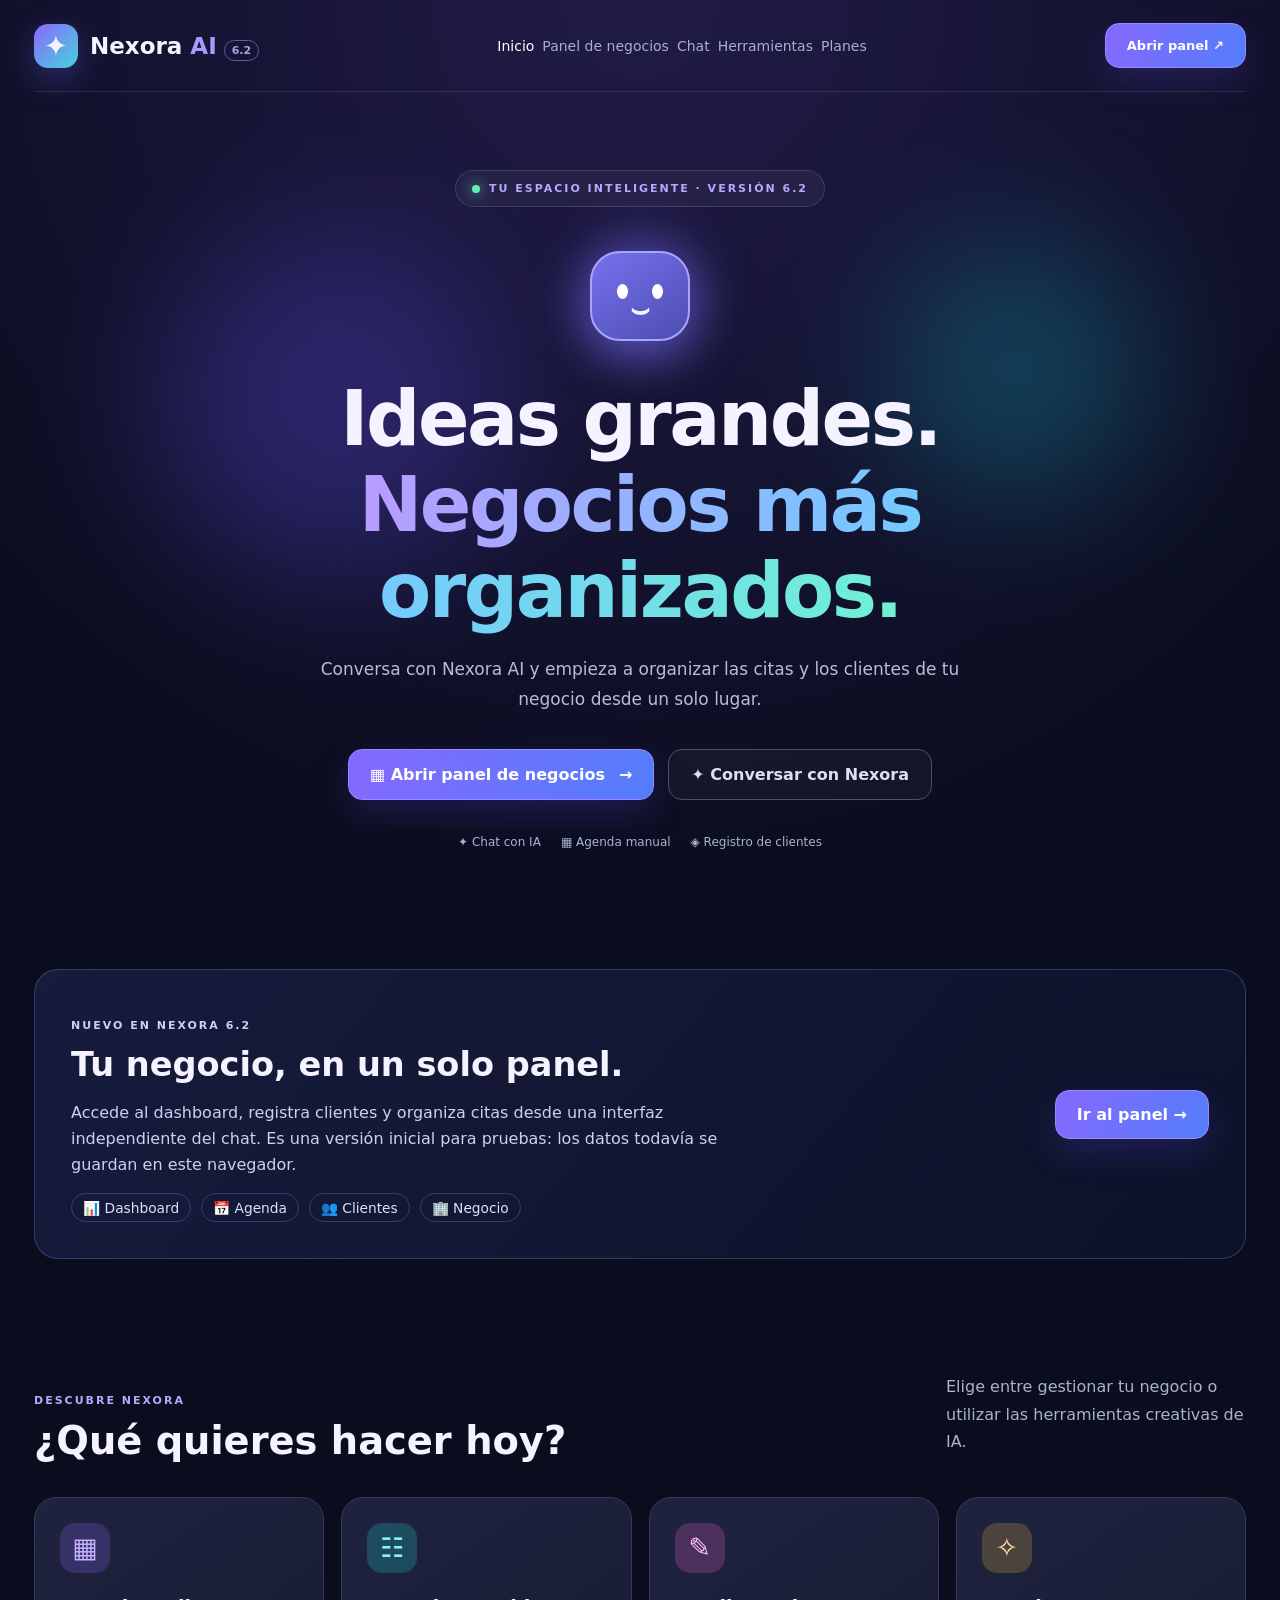
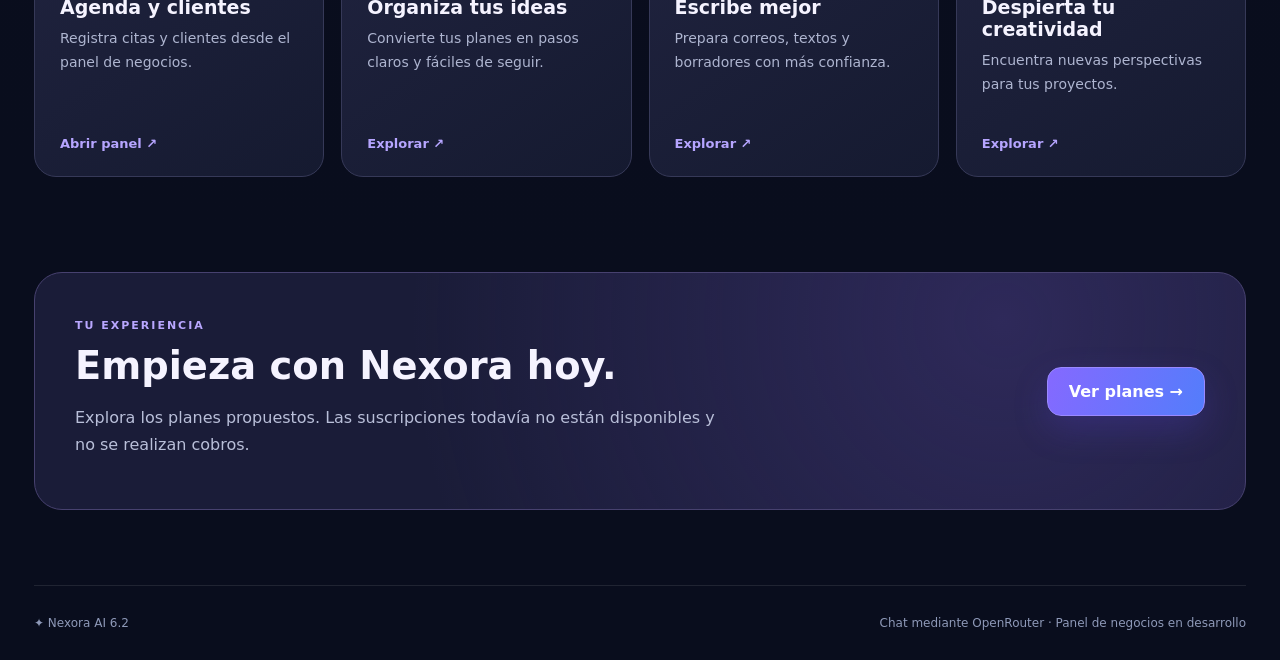
<file: index.html>
<!doctype html>
<html lang="es">
<head>
  <meta charset="UTF-8">
  <meta name="viewport" content="width=device-width, initial-scale=1">
  <meta name="theme-color" content="#0a0d1c">
  <meta name="description" content="Nexora AI: conversa con IA y organiza clientes y citas desde tu panel de negocios.">
  <title>Nexora AI 6.2 · Inicio</title>
  <link rel="stylesheet" href="home.css">
  <style>
    .business-feature{margin:2rem 0 3rem;padding:clamp(1.25rem,3vw,2.25rem);border:1px solid rgba(125,157,255,.28);border-radius:24px;background:linear-gradient(130deg,rgba(71,82,173,.22),rgba(14,19,42,.88));display:flex;gap:1.5rem;align-items:center;justify-content:space-between;flex-wrap:wrap}
    .business-feature h2{margin:.35rem 0 .65rem;font-size:clamp(1.45rem,3vw,2.1rem)}
    .business-feature p{max-width:660px;line-height:1.6;color:#c8d3ef}
    .business-feature .primary{display:inline-flex;align-items:center;justify-content:center;gap:.5rem;text-decoration:none;white-space:nowrap}
    .business-links{display:flex;flex-wrap:wrap;gap:.6rem;margin-top:1rem}
    .business-links span{border:1px solid rgba(145,170,255,.25);border-radius:999px;padding:.35rem .7rem;color:#d9e2ff;font-size:.86rem}
    .top nav{display:flex;flex-wrap:wrap;gap:.5rem}
    @media(max-width:720px){.business-feature{align-items:stretch}.business-feature .primary{width:100%;white-space:normal;text-align:center}}
  </style>
</head>
<body>
<div class="shell">
  <header class="top">
    <a class="brand" href="index.html"><span class="mark">✦</span><span>Nexora <b>AI</b><small>6.2</small></span></a>
    <nav aria-label="Navegación principal">
      <a class="selected" href="index.html" aria-current="page">Inicio</a>
      <a href="panel.html">Panel de negocios</a>
      <a href="chat.html">Chat</a>
      <a href="tools.html">Herramientas</a>
      <a href="plans.html">Planes</a>
    </nav>
    <a class="navcta" href="panel.html">Abrir panel ↗</a>
  </header>
  <main>
    <section class="hero">
      <div class="orb orb-a"></div><div class="orb orb-b"></div>
      <div class="eyebrow"><span class="live"></span> TU ESPACIO INTELIGENTE · VERSIÓN 6.2</div>
      <div class="mascot" aria-hidden="true"><div class="face"><i></i><i></i><span>⌣</span></div><div class="mascot-glow"></div></div>
      <h1>Ideas grandes.<br><span>Negocios más organizados.</span></h1>
      <p class="lead">Conversa con Nexora AI y empieza a organizar las citas y los clientes de tu negocio desde un solo lugar.</p>
      <div class="actions">
        <a class="primary" href="panel.html">▦ Abrir panel de negocios <span>→</span></a>
        <a class="secondary" href="chat.html">✦ Conversar con Nexora</a>
      </div>
      <div class="chips"><span>✦ Chat con IA</span><span>▦ Agenda manual</span><span>◈ Registro de clientes</span></div>
    </section>
    <section class="business-feature" aria-labelledby="business-title">
      <div>
        <p class="overline">NUEVO EN NEXORA 6.2</p>
        <h2 id="business-title">Tu negocio, en un solo panel.</h2>
        <p>Accede al dashboard, registra clientes y organiza citas desde una interfaz independiente del chat. Es una versión inicial para pruebas: los datos todavía se guardan en este navegador.</p>
        <div class="business-links"><span>📊 Dashboard</span><span>📅 Agenda</span><span>👥 Clientes</span><span>🏢 Negocio</span></div>
      </div>
      <a class="primary" href="panel.html">Ir al panel →</a>
    </section>
    <section id="herramientas" class="section">
      <div class="section-head"><div><p class="overline">DESCUBRE NEXORA</p><h2>¿Qué quieres hacer hoy?</h2></div><p>Elige entre gestionar tu negocio o utilizar las herramientas creativas de IA.</p></div>
      <div class="grid">
        <a class="tool" href="panel.html"><span class="tool-icon violet">▦</span><h3>Agenda y clientes</h3><p>Registra citas y clientes desde el panel de negocios.</p><span class="arrow">Abrir panel ↗</span></a>
        <a class="tool" href="tools.html?mode=plan"><span class="tool-icon cyan">☷</span><h3>Organiza tus ideas</h3><p>Convierte tus planes en pasos claros y fáciles de seguir.</p><span class="arrow">Explorar ↗</span></a>
        <a class="tool" href="tools.html?mode=write"><span class="tool-icon pink">✎</span><h3>Escribe mejor</h3><p>Prepara correos, textos y borradores con más confianza.</p><span class="arrow">Explorar ↗</span></a>
        <a class="tool" href="tools.html?mode=ideas"><span class="tool-icon gold">✧</span><h3>Despierta tu creatividad</h3><p>Encuentra nuevas perspectivas para tus proyectos.</p><span class="arrow">Explorar ↗</span></a>
      </div>
    </section>
    <section class="banner" id="planes"><div><p class="overline">TU EXPERIENCIA</p><h2>Empieza con Nexora hoy.</h2><p>Explora los planes propuestos. Las suscripciones todavía no están disponibles y no se realizan cobros.</p></div><a class="primary" href="plans.html">Ver planes →</a></section>
  </main>
  <footer><span>✦ Nexora AI 6.2</span><span>Chat mediante OpenRouter · Panel de negocios en desarrollo</span></footer>
</div>
<script src="home.js" defer></script>
</body>
</html>
</file>
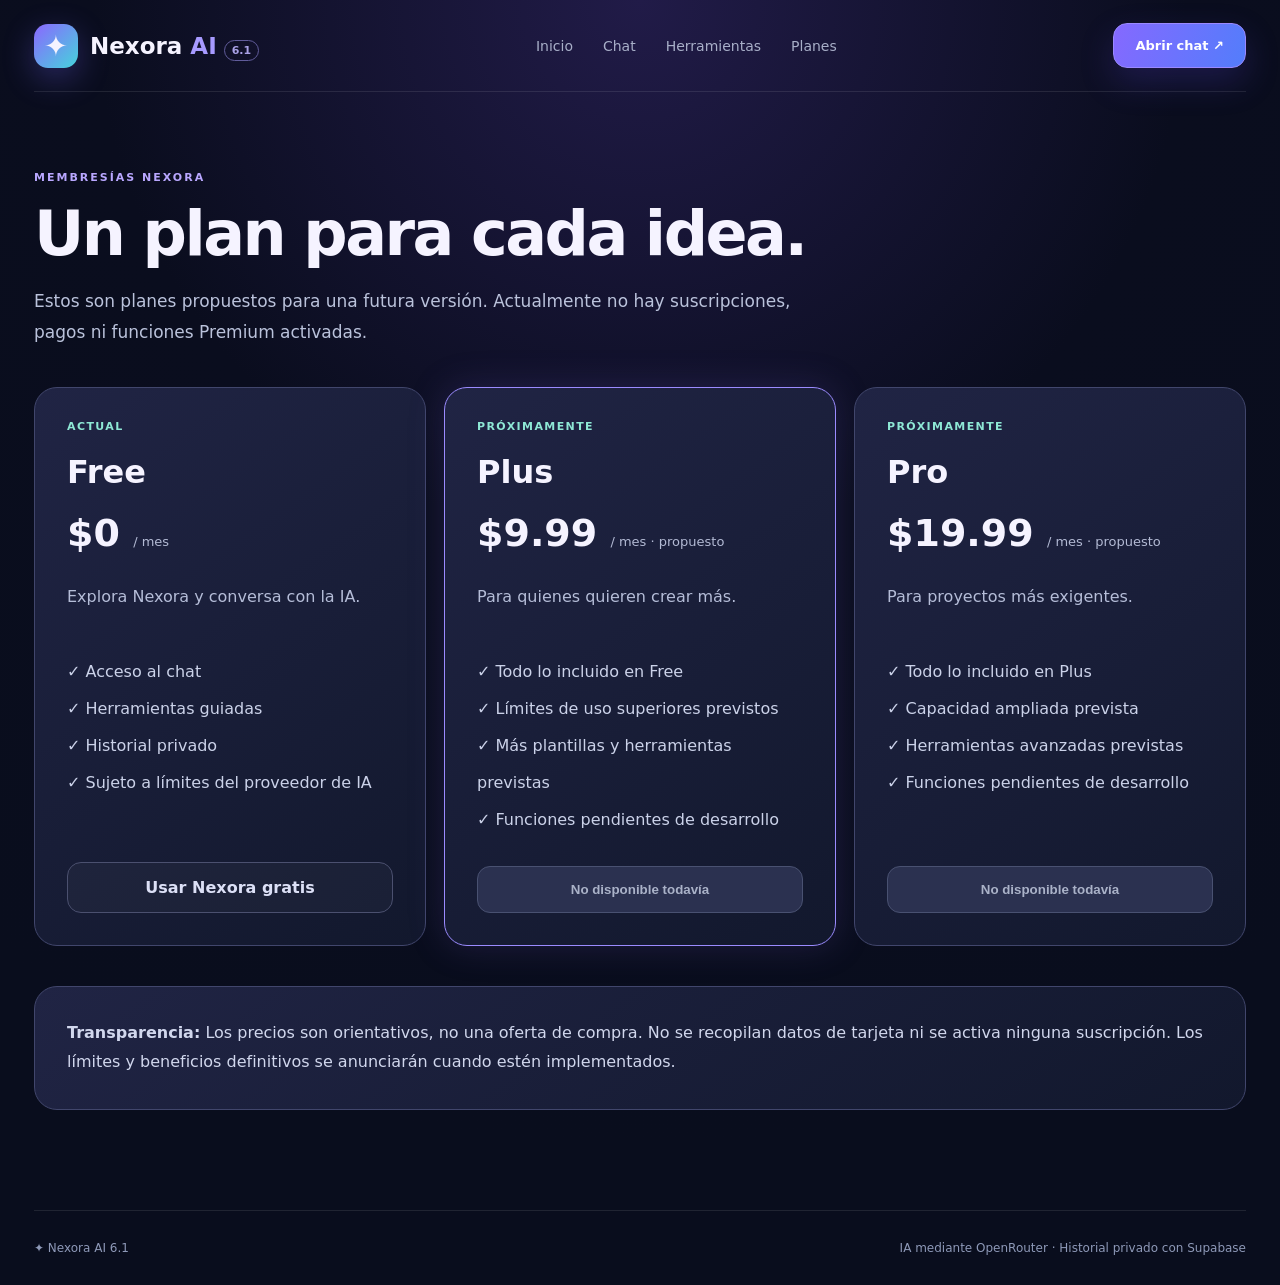
<file: plans.html>
<!doctype html><html lang="es"><head><meta charset="UTF-8"><meta name="viewport" content="width=device-width,initial-scale=1"><meta name="theme-color" content="#0a0d1c"><link rel="stylesheet" href="home.css"><link rel="stylesheet" href="extra.css"><title>Nexora AI 6.1 · Planes</title></head><body><div class="shell"><header class="top"><a class="brand" href="index.html"><span class="mark">✦</span><span>Nexora <b>AI</b><small>6.1</small></span></a><nav aria-label="Navegación principal"><a href="index.html">Inicio</a><a href="chat.html">Chat</a><a href="tools.html">Herramientas</a><a href="plans.html">Planes</a></nav><a class="navcta" href="chat.html">Abrir chat ↗</a></header><main class="page"><p class="overline">MEMBRESÍAS NEXORA</p><h1 class="page-title">Un plan para cada idea.</h1><p class="page-intro">Estos son planes propuestos para una futura versión. Actualmente no hay suscripciones, pagos ni funciones Premium activadas.</p><div class="pricing"><article class="plan"><span class="badge">ACTUAL</span><h2>Free</h2><div class="price">$0 <small>/ mes</small></div><p>Explora Nexora y conversa con la IA.</p><ul><li>✓ Acceso al chat</li><li>✓ Herramientas guiadas</li><li>✓ Historial privado</li><li>✓ Sujeto a límites del proveedor de IA</li></ul><a class="secondary" href="chat.html">Usar Nexora gratis</a></article><article class="plan highlighted"><span class="badge">PRÓXIMAMENTE</span><h2>Plus</h2><div class="price">$9.99 <small>/ mes · propuesto</small></div><p>Para quienes quieren crear más.</p><ul><li>✓ Todo lo incluido en Free</li><li>✓ Límites de uso superiores previstos</li><li>✓ Más plantillas y herramientas previstas</li><li>✓ Funciones pendientes de desarrollo</li></ul><button disabled title="Aún no disponible">No disponible todavía</button></article><article class="plan"><span class="badge">PRÓXIMAMENTE</span><h2>Pro</h2><div class="price">$19.99 <small>/ mes · propuesto</small></div><p>Para proyectos más exigentes.</p><ul><li>✓ Todo lo incluido en Plus</li><li>✓ Capacidad ampliada prevista</li><li>✓ Herramientas avanzadas previstas</li><li>✓ Funciones pendientes de desarrollo</li></ul><button disabled title="Aún no disponible">No disponible todavía</button></article></div><div class="notice"><strong>Transparencia:</strong> Los precios son orientativos, no una oferta de compra. No se recopilan datos de tarjeta ni se activa ninguna suscripción. Los límites y beneficios definitivos se anunciarán cuando estén implementados.</div></main><footer><span>✦ Nexora AI 6.1</span><span>IA mediante OpenRouter · Historial privado con Supabase</span></footer></div></body></html>
</file>
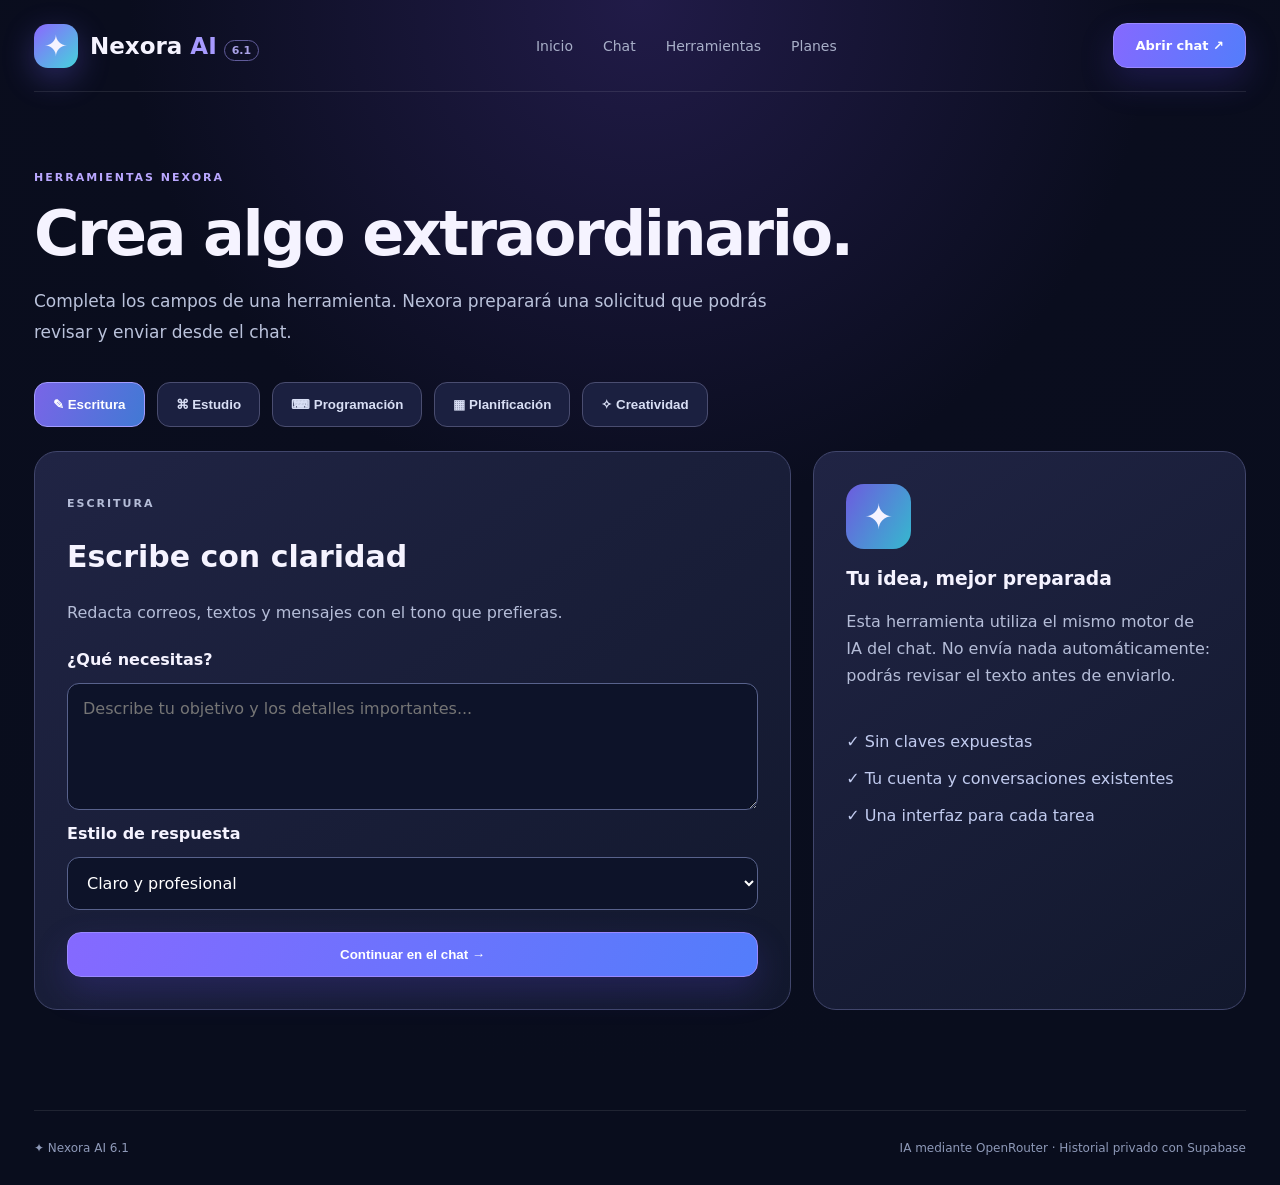
<file: tools.html>
<!doctype html><html lang="es"><head><meta charset="UTF-8"><meta name="viewport" content="width=device-width,initial-scale=1"><meta name="theme-color" content="#0a0d1c"><link rel="stylesheet" href="home.css"><link rel="stylesheet" href="extra.css"><title>Nexora AI 6.1 · Herramientas</title></head><body><div class="shell"><header class="top"><a class="brand" href="index.html"><span class="mark">✦</span><span>Nexora <b>AI</b><small>6.1</small></span></a><nav aria-label="Navegación principal"><a href="index.html">Inicio</a><a href="chat.html">Chat</a><a href="tools.html">Herramientas</a><a href="plans.html">Planes</a></nav><a class="navcta" href="chat.html">Abrir chat ↗</a></header><main class="page"><p class="overline">HERRAMIENTAS NEXORA</p><h1 class="page-title">Crea algo extraordinario.</h1><p class="page-intro">Completa los campos de una herramienta. Nexora preparará una solicitud que podrás revisar y enviar desde el chat.</p><div class="tool-tabs" role="tablist" aria-label="Herramientas"><button class="tab chosen" data-mode="write">✎ Escritura</button><button class="tab" data-mode="study">⌘ Estudio</button><button class="tab" data-mode="code">⌨ Programación</button><button class="tab" data-mode="plan">▦ Planificación</button><button class="tab" data-mode="ideas">✧ Creatividad</button></div><section class="workspace"><div><p class="overline" id="tool-tag">ESCRITURA</p><h2 id="tool-title">Escribe con claridad</h2><p id="tool-desc">Redacta correos, textos y mensajes con el tono que prefieras.</p><form id="tool-form"><label for="topic">¿Qué necesitas?</label><textarea id="topic" required maxlength="2000" rows="5" placeholder="Describe tu objetivo y los detalles importantes..."></textarea><label for="tone">Estilo de respuesta</label><select id="tone"><option value="claro y profesional">Claro y profesional</option><option value="amigable y sencillo">Amigable y sencillo</option><option value="creativo">Creativo</option><option value="breve y directo">Breve y directo</option></select><button class="primary" type="submit">Continuar en el chat →</button></form></div><aside class="preview"><span class="preview-icon">✦</span><h3>Tu idea, mejor preparada</h3><p>Esta herramienta utiliza el mismo motor de IA del chat. No envía nada automáticamente: podrás revisar el texto antes de enviarlo.</p><div class="mini">✓ Sin claves expuestas<br>✓ Tu cuenta y conversaciones existentes<br>✓ Una interfaz para cada tarea</div></aside></section></main><script src="tools.js" defer></script><footer><span>✦ Nexora AI 6.1</span><span>IA mediante OpenRouter · Historial privado con Supabase</span></footer></div></body></html>
</file>
<file: home.css>
:root{font-family:Inter,ui-sans-serif,system-ui,-apple-system,Segoe UI,sans-serif;color:#f5f3ff;background:#090d1d}*{box-sizing:border-box}html{scroll-behavior:smooth}body{margin:0;background:radial-gradient(circle at 50% 0,#211b48 0,#0a0d1e 38%,#090d1d 80%)}a{color:inherit;text-decoration:none}.shell{max-width:1280px;margin:auto;padding:0 34px}.top{height:92px;display:flex;align-items:center;justify-content:space-between;gap:22px;border-bottom:1px solid #ffffff18}.brand{display:flex;align-items:center;gap:12px;font-size:23px;font-weight:800;white-space:nowrap}.brand b{color:#a79aff}.brand small{font-size:11px;color:#aaa2e7;border:1px solid #615c9b;border-radius:20px;padding:3px 7px;margin-left:7px}.mark{display:grid;place-items:center;width:44px;height:44px;border-radius:14px;background:linear-gradient(135deg,#8b67ff,#45d4db);box-shadow:0 10px 32px #7768ff50;font-size:29px}.top nav{display:flex;align-items:center;gap:30px}.top nav a{color:#a8afc8;font-size:14px}.top nav a:hover,.top nav .selected{color:white}.navcta,.primary{display:inline-flex;align-items:center;justify-content:center;gap:14px;background:linear-gradient(110deg,#8569ff,#537dfb);border:1px solid #9a89ff;color:white;border-radius:14px;padding:14px 21px;font-weight:700;box-shadow:0 14px 34px #5644d73d}.navcta{font-size:13px}.hero{min-height:690px;position:relative;isolation:isolate;text-align:center;padding:78px 10px 88px;overflow:hidden}.orb{position:absolute;z-index:-1;border-radius:50%;filter:blur(70px);opacity:.27}.orb-a{background:#6854ff;width:350px;height:350px;left:10%;top:140px}.orb-b{background:#12bfc7;width:260px;height:260px;right:8%;top:150px}.eyebrow,.overline{font-size:11px;font-weight:800;letter-spacing:2px;color:#b9a7ff}.eyebrow{display:inline-flex;align-items:center;gap:9px;padding:11px 16px;background:#ffffff0b;border:1px solid #ffffff20;border-radius:50px}.live{width:8px;height:8px;background:#66edb7;border-radius:50%;box-shadow:0 0 14px #66edb7}.mascot{position:relative;margin:33px auto 24px;width:112px;height:112px;display:grid;place-items:center;animation:bob 4s ease-in-out infinite}.face{width:100px;height:90px;position:relative;border:2px solid #a8a4ff;border-radius:30px;background:linear-gradient(145deg,#7772ef,#4c4db0);box-shadow:0 12px 45px #7971ff77;display:flex;align-items:center;justify-content:center;gap:24px;z-index:1}.face i{width:11px;height:15px;border-radius:50%;background:#fff;transform:translateY(-5px)}.face span{position:absolute;bottom:11px;font-size:30px;font-weight:700}.mascot-glow{position:absolute;width:130px;height:130px;border-radius:50%;background:#7e70ff55;filter:blur(25px)}h1{font-size:clamp(40px,6vw,76px);line-height:1.13;letter-spacing:-2.5px;margin:10px auto 20px;max-width:960px}h1 span{background:linear-gradient(100deg,#b99bff,#76c8ff,#70f1d3);color:transparent;background-clip:text}.lead{max-width:650px;color:#b6bdd7;font-size:17px;line-height:1.8;margin:0 auto}.actions{display:flex;gap:14px;justify-content:center;margin-top:34px}.secondary{border:1px solid #4b506f;border-radius:14px;padding:15px 22px;background:#ffffff08;color:#dce0f6;font-weight:600}.primary:hover,.navcta:hover{filter:brightness(1.13)}.secondary:hover,.tool:hover{border-color:#8e83ff}.chips{display:flex;flex-wrap:wrap;justify-content:center;gap:20px;margin-top:35px;color:#a9b4d0;font-size:12px}.section{padding:50px 0 95px;scroll-margin-top:40px}.section-head{display:flex;justify-content:space-between;align-items:end;gap:20px;margin-bottom:26px}.section-head h2,.banner h2{font-size:clamp(28px,3vw,40px);margin:8px 0}.section-head>p{color:#aab2ce;max-width:300px;line-height:1.7}.grid{display:grid;grid-template-columns:repeat(4,minmax(0,1fr));gap:17px}.tool{display:flex;flex-direction:column;min-height:280px;padding:25px;border:1px solid #363958;border-radius:22px;background:linear-gradient(145deg,#20233f,#151a30);transition:transform .2s,border-color .2s}.tool:hover{transform:translateY(-5px)}.tool-icon{display:grid;place-items:center;width:50px;height:50px;border-radius:15px;font-size:27px}.violet{background:#6856bd55;color:#c6b2ff}.cyan{background:#1e9da355;color:#86f0f2}.pink{background:#a64e9a55;color:#ffc3f6}.gold{background:#ac864155;color:#ffe0a0}.tool h3{font-size:19px;margin:23px 0 9px}.tool p{color:#aeb5d0;line-height:1.7;font-size:14px;margin:0}.arrow{margin-top:auto;padding-top:22px;color:#b6a5ff;font-size:13px;font-weight:700}.banner{display:flex;justify-content:space-between;align-items:center;gap:30px;border:1px solid #47416f;border-radius:28px;padding:35px 40px;margin:0 0 75px;background:radial-gradient(circle at 80% 20%,#4c3d8c66,transparent 60%),#1a1c38}.banner p:not(.overline){max-width:650px;line-height:1.7;color:#b9bfd9}footer{border-top:1px solid #ffffff18;display:flex;justify-content:space-between;gap:20px;padding:30px 0;color:#8e99b8;font-size:12px}@keyframes bob{50%{transform:translateY(-9px)}}@media(max-width:850px){.grid{grid-template-columns:repeat(2,minmax(0,1fr))}.top nav{gap:15px}.top nav a{font-size:12px}.navcta{display:none}}@media(max-width:560px){.shell{padding:0 17px}.top{height:76px}.brand{font-size:18px}.mark{width:38px;height:38px}.top nav{gap:12px}.top nav a:nth-child(n+3){display:none}.hero{padding:65px 0;min-height:620px}h1{letter-spacing:-1.5px}.lead{font-size:15px}.actions{flex-direction:column;align-items:stretch}.chips{gap:12px}.section-head{display:block}.grid{grid-template-columns:1fr}.tool{min-height:220px}.banner{display:block;padding:28px 23px}.banner .primary{margin-top:15px}footer{flex-direction:column}}
</file>
<file: extra.css>
.page{padding:68px 0 100px}.page-title{font-size:clamp(36px,5vw,62px);margin:15px 0}.page-intro{color:#bac2db;line-height:1.8;max-width:760px;font-size:17px}.tool-tabs{display:flex;gap:12px;flex-wrap:wrap;margin:35px 0 24px}.tab{border:1px solid #4a4d70;border-radius:13px;background:#1b2040;color:#d8def4;padding:14px 18px;cursor:pointer;font-weight:700}.tab.chosen{background:linear-gradient(110deg,#7965e7,#4179d4);border-color:#a39cff;color:#fff}.workspace{display:grid;grid-template-columns:1.4fr .8fr;gap:22px}.workspace>div,.preview,.plan,.notice{border:1px solid #41466c;background:linear-gradient(145deg,#202444,#12182d);border-radius:23px;padding:32px}.workspace h2{font-size:30px}.workspace p,.preview p,.plan p{color:#b5bdd8;line-height:1.7}.workspace form{display:flex;flex-direction:column;gap:14px;margin-top:24px}.workspace label{font-weight:700}.workspace textarea,.workspace select{width:100%;background:#0d1329;color:white;border:1px solid #58628c;border-radius:12px;padding:15px;font:inherit;resize:vertical}.workspace textarea:focus,.workspace select:focus{outline:2px solid #897bff}.workspace form button{cursor:pointer;margin-top:8px}.preview-icon{display:grid;place-items:center;width:65px;height:65px;background:linear-gradient(120deg,#6d5bdf,#35b9ce);border-radius:18px;font-size:35px}.mini{margin-top:35px;line-height:2.3;color:#c1cbef}.pricing{display:grid;grid-template-columns:repeat(3,minmax(0,1fr));gap:18px;margin:40px 0}.plan{display:flex;flex-direction:column;gap:12px}.plan.highlighted{border-color:#9b8bff;box-shadow:0 0 35px #5b4ba344}.badge{font-size:11px;font-weight:800;letter-spacing:1.4px;color:#8ee8d5}.plan h2{font-size:32px;margin:8px 0}.price{font-size:38px;font-weight:800}.price small{font-size:13px;font-weight:400;color:#b3bad4}.plan ul{padding-left:0;list-style:none;line-height:2.3;color:#cbd2e9;flex:1}.plan button{background:#2b3150;color:#aab2c8;border:1px solid #495171;border-radius:13px;padding:15px;font-weight:700;cursor:not-allowed}.plan a{text-align:center}.notice{color:#d1d7ed;line-height:1.8}@media(max-width:850px){.workspace{grid-template-columns:1fr}.pricing{grid-template-columns:1fr}}@media(max-width:560px){.page{padding:35px 0 60px}.workspace>div,.preview,.plan,.notice{padding:22px}.tool-tabs{gap:8px}.tab{padding:11px;font-size:12px}.top nav a:nth-child(n+3){display:inline}}
</file>
